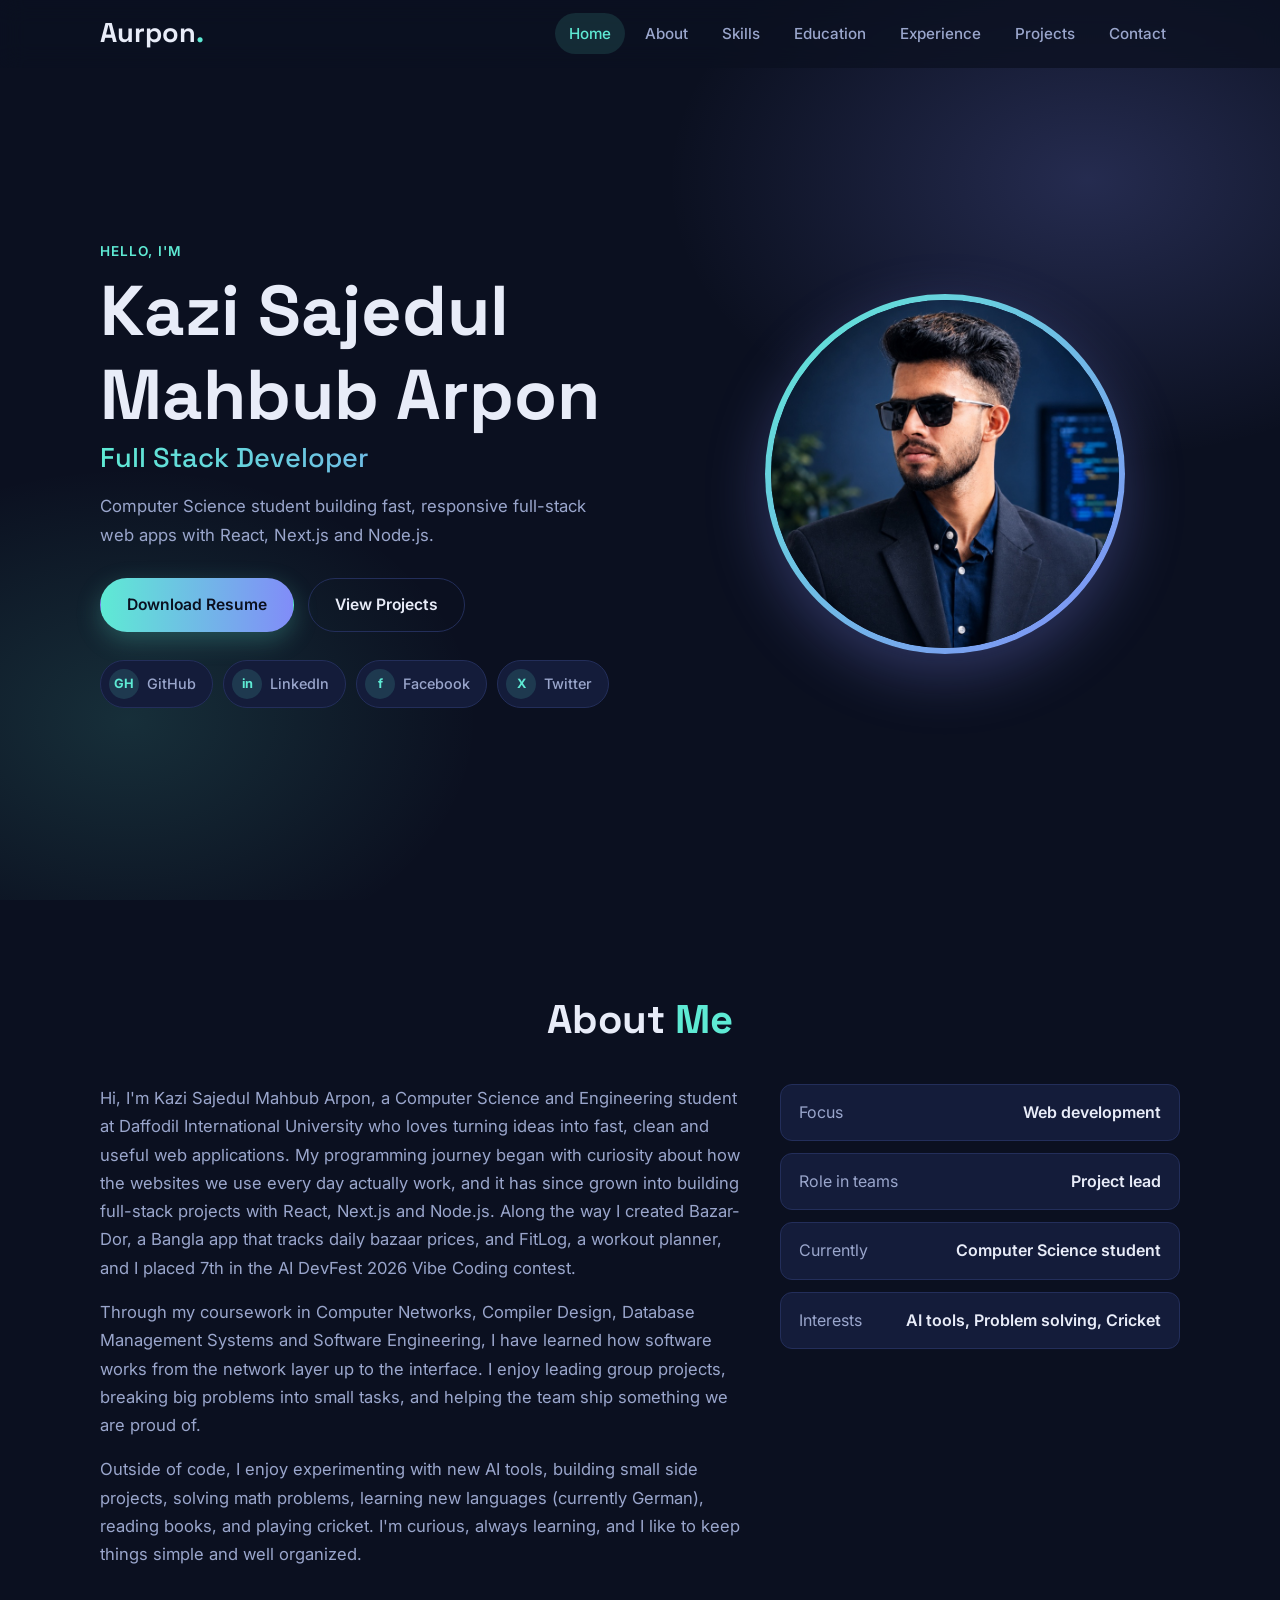
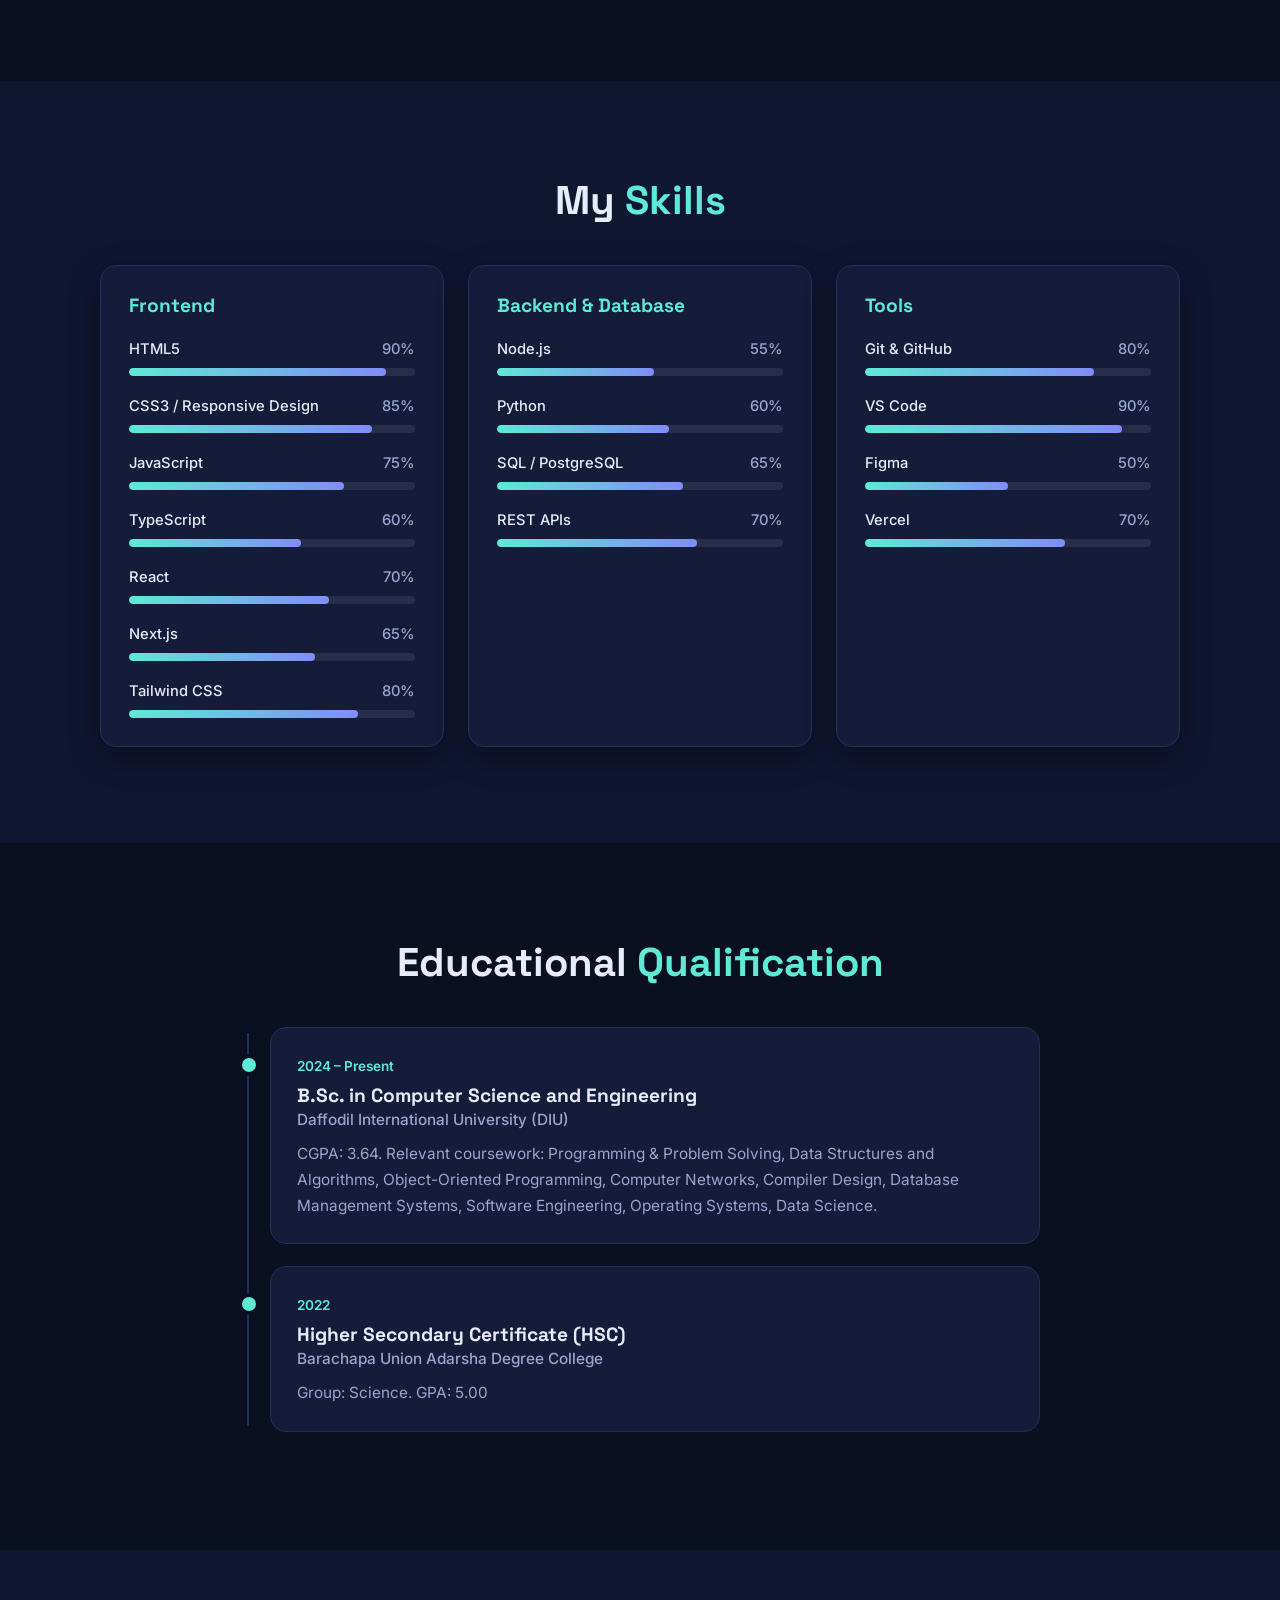
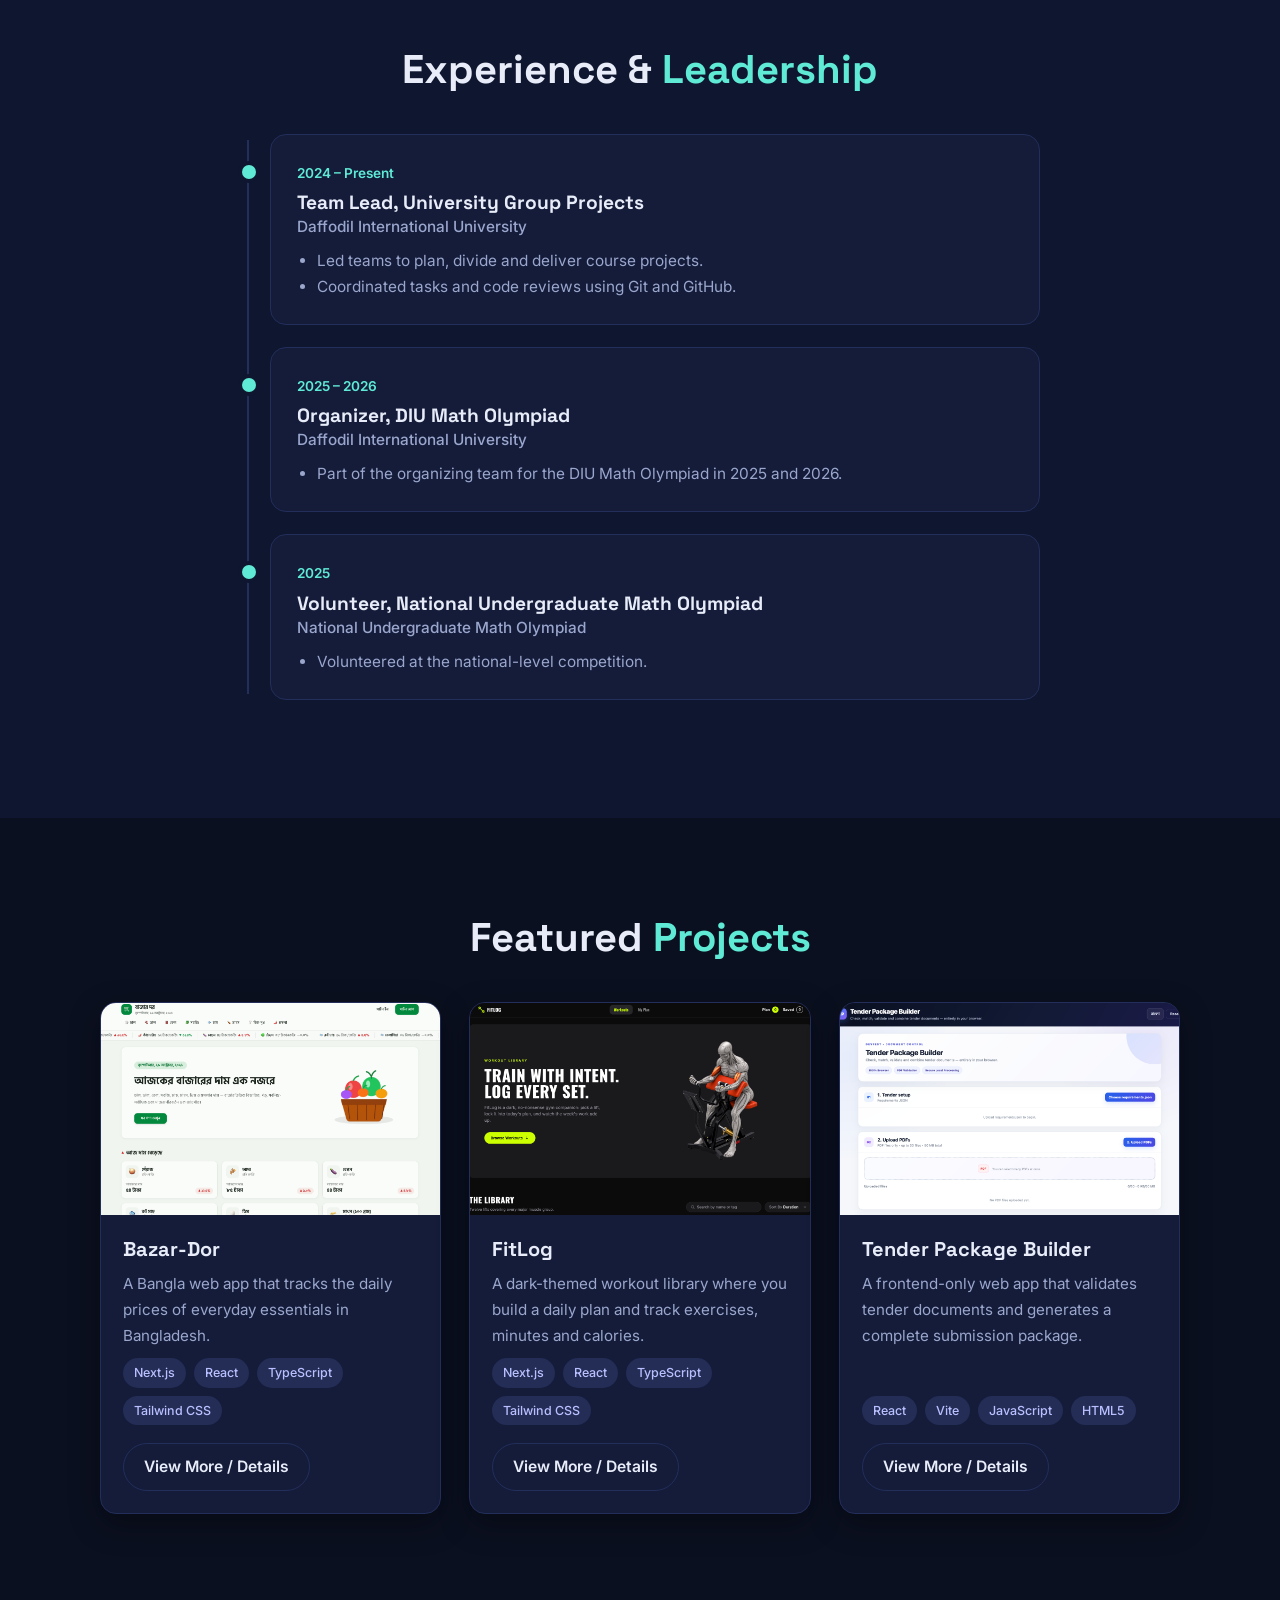
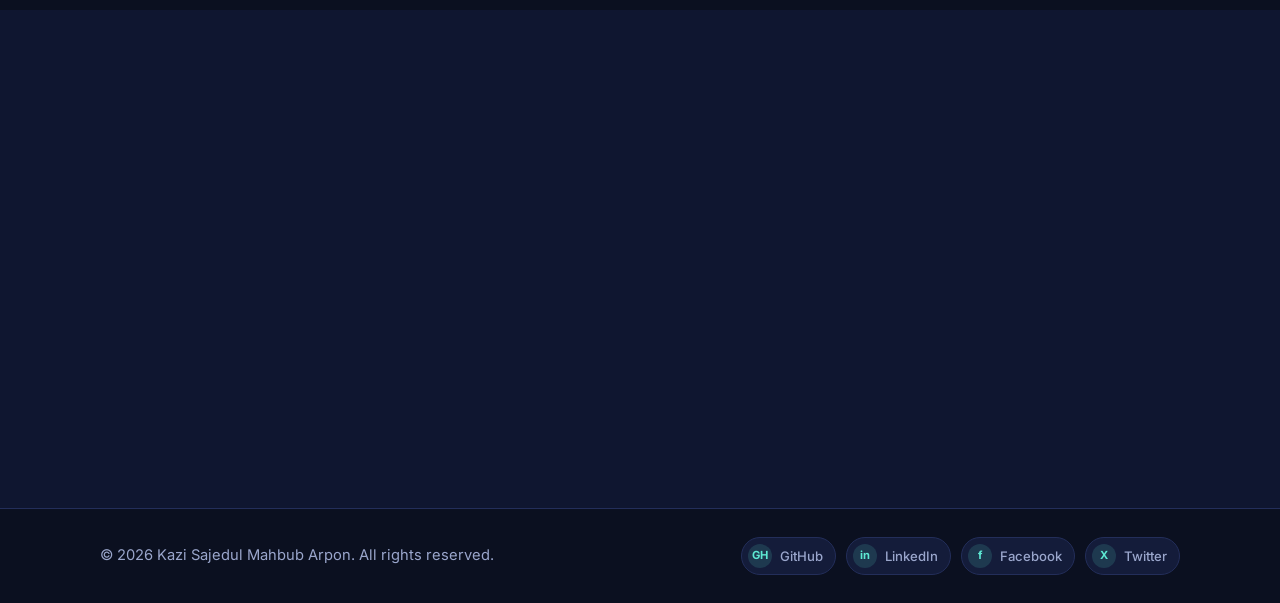
<file: index.html>
<!DOCTYPE html>
<html lang="en">
<head>
  <meta charset="UTF-8" />
  <meta name="viewport" content="width=device-width, initial-scale=1.0" />
  <title>Kazi Sajedul Mahbub Arpon | Full Stack Developer</title>
  <meta name="description" content="Portfolio of Kazi Sajedul Mahbub Arpon, Computer Science student and web developer." />
  <link rel="preconnect" href="https://fonts.googleapis.com" />
  <link rel="preconnect" href="https://fonts.gstatic.com" crossorigin />
  <link href="https://fonts.googleapis.com/css2?family=Inter:wght@400;500;600;700&family=Space+Grotesk:wght@500;700&display=swap" rel="stylesheet" />
  <link rel="preload" as="image" href="assets/aurpon.jpg" />
  <link rel="stylesheet" href="css/style.css" />
</head>
<body>

  <!-- 1. NAVBAR -->
  <header class="navbar" id="navbar">
    <div class="container nav-inner">
      <a href="#home" class="logo" id="logo">Aurpon<span>.</span></a>
      <button class="nav-toggle" id="navToggle" aria-label="Toggle navigation" aria-expanded="false" aria-controls="navLinks">
        <span></span><span></span><span></span>
      </button>
      <nav class="nav-links" id="navLinks">
        <a href="#home">Home</a>
        <a href="#about">About</a>
        <a href="#skills">Skills</a>
        <a href="#education">Education</a>
        <a href="#experience" id="navExperience">Experience</a>
        <a href="#projects">Projects</a>
        <a href="#contact">Contact</a>
      </nav>
    </div>
  </header>

  <main>
    <!-- 2, 3, 4. HERO: designation, photo, resume button, social links -->
    <section class="hero" id="home">
      <div class="container hero-inner">
        <div class="hero-text reveal">
          <p class="eyebrow">Hello, I'm</p>
          <h1 id="heroName"></h1>
          <h2 class="designation" id="heroDesignation"></h2>
          <p class="tagline" id="heroTagline"></p>
          <div class="hero-actions">
            <a class="btn btn-primary" id="resumeBtn" href="assets/resume.pdf" target="_blank" rel="noopener" download>Download Resume</a>
            <a class="btn btn-ghost" href="#projects">View Projects</a>
          </div>
          <div class="socials" id="heroSocials" aria-label="Social links"></div>
        </div>
        <div class="hero-photo reveal">
          <div class="photo-frame"><div class="photo-clip"><img id="heroPhoto" src="assets/aurpon.jpg" width="800" height="800" fetchpriority="high" alt="Portrait of Kazi Sajedul Mahbub Arpon" /></div></div>
        </div>
      </div>
    </section>

    <!-- 5. ABOUT -->
    <section class="section" id="about">
      <div class="container">
        <h2 class="section-title reveal">About <span>Me</span></h2>
        <div class="about-grid">
          <div class="about-text reveal" id="aboutText"></div>
          <ul class="facts reveal" id="aboutFacts"></ul>
        </div>
      </div>
    </section>

    <!-- 6. SKILLS -->
    <section class="section alt" id="skills">
      <div class="container">
        <h2 class="section-title reveal">My <span>Skills</span></h2>
        <div class="skills-grid" id="skillsGrid"></div>
      </div>
    </section>

    <!-- 7. EDUCATION -->
    <section class="section" id="education">
      <div class="container">
        <h2 class="section-title reveal">Educational <span>Qualification</span></h2>
        <div class="timeline" id="educationList"></div>
      </div>
    </section>

    <!-- 8. EXPERIENCE -->
    <section class="section alt" id="experience">
      <div class="container">
        <h2 class="section-title reveal">Experience &amp; <span>Leadership</span></h2>
        <div class="timeline" id="experienceList"></div>
      </div>
    </section>

    <!-- 9. PROJECTS -->
    <section class="section" id="projects">
      <div class="container">
        <h2 class="section-title reveal">Featured <span>Projects</span></h2>
        <div class="projects-grid" id="projectsGrid"></div>
      </div>
    </section>

    <!-- 10. CONTACT -->
    <section class="section alt" id="contact">
      <div class="container">
        <h2 class="section-title reveal">Get In <span>Touch</span></h2>
        <p class="section-sub reveal">Have a question or want to work together? Reach out directly.</p>
        <div class="contact-grid" id="contactGrid"></div>
      </div>
    </section>
  </main>

  <!-- 11. FOOTER -->
  <footer class="footer">
    <div class="container footer-inner">
      <p>&copy; <span id="year"></span> <span id="footerName"></span>. All rights reserved.</p>
      <div class="socials small" id="footerSocials"></div>
    </div>
  </footer>

  <script src="js/data.js"></script>
  <script src="js/main.js"></script>
</body>
</html>
</file>
<file: css/style.css>
/* ---------- Theme ---------- */
:root {
  --bg: #0b1020;
  --bg-alt: #0f1630;
  --card: #141c3a;
  --card-border: #232e5a;
  --text: #e8ecf8;
  --muted: #9aa6cc;
  --accent: #5eead4;
  --accent-2: #818cf8;
  --radius: 16px;
  --shadow: 0 10px 30px rgba(0, 0, 0, 0.35);
  --nav-h: 68px;
}

* { box-sizing: border-box; margin: 0; padding: 0; }
html { scroll-behavior: smooth; scroll-padding-top: var(--nav-h); }
body {
  font-family: "Inter", system-ui, -apple-system, "Segoe UI", sans-serif;
  background: var(--bg);
  color: var(--text);
  line-height: 1.7;
  -webkit-font-smoothing: antialiased;
}
img { max-width: 100%; display: block; }
a { color: inherit; text-decoration: none; }
ul { list-style: none; }

.container { width: 100%; max-width: 1120px; margin: 0 auto; padding: 0 20px; }
.section { padding: 96px 0; }
.section.alt { background: var(--bg-alt); }

h1, h2, h3 { font-family: "Space Grotesk", "Inter", sans-serif; line-height: 1.2; }
.section-title { font-size: clamp(1.8rem, 4vw, 2.5rem); margin-bottom: 40px; text-align: center; }
.section-title span { color: var(--accent); }
.section-sub { text-align: center; color: var(--muted); margin: -24px auto 40px; max-width: 560px; }

/* ---------- Navbar ---------- */
.navbar {
  position: fixed; top: 0; left: 0; right: 0; height: var(--nav-h); z-index: 100;
  background: rgba(11, 16, 32, 0.75); backdrop-filter: blur(12px);
  border-bottom: 1px solid transparent; transition: border-color .3s, background .3s;
}
.navbar.scrolled { border-bottom-color: var(--card-border); background: rgba(11, 16, 32, 0.92); }
.nav-inner { height: 100%; display: flex; align-items: center; justify-content: space-between; }
.logo { font-family: "Space Grotesk", sans-serif; font-size: 1.7rem; font-weight: 700; }
.logo span { color: var(--accent); }
.nav-links { display: flex; gap: 6px; }
.nav-links a {
  padding: 8px 14px; border-radius: 999px; color: var(--muted); font-weight: 500; font-size: .95rem;
  transition: color .2s, background .2s;
}
.nav-links a:hover, .nav-links a.active { color: var(--text); background: rgba(94, 234, 212, 0.12); }
.nav-links a.active { color: var(--accent); }

.nav-toggle { display: none; background: none; border: 0; cursor: pointer; width: 42px; height: 42px; padding: 10px; }
.nav-toggle span { display: block; height: 2px; background: var(--text); margin: 6px 0; border-radius: 2px; transition: transform .3s, opacity .3s; }
.nav-toggle.open span:nth-child(1) { transform: translateY(8px) rotate(45deg); }
.nav-toggle.open span:nth-child(2) { opacity: 0; }
.nav-toggle.open span:nth-child(3) { transform: translateY(-8px) rotate(-45deg); }

/* ---------- Hero ---------- */
.hero {
  min-height: 100vh; display: flex; align-items: center; padding: calc(var(--nav-h) + 40px) 0 60px;
  background:
    radial-gradient(600px 400px at 85% 20%, rgba(129, 140, 248, 0.22), transparent 70%),
    radial-gradient(500px 360px at 10% 80%, rgba(94, 234, 212, 0.14), transparent 70%),
    var(--bg);
}
.hero-inner { display: grid; grid-template-columns: 1.2fr 1fr; gap: 48px; align-items: center; }
.eyebrow { color: var(--accent); font-weight: 600; letter-spacing: .08em; text-transform: uppercase; font-size: .85rem; }
.hero h1 { font-size: clamp(2.6rem, 7vw, 4.4rem); margin: 6px 0 4px; }
.designation {
  font-size: clamp(1.2rem, 3vw, 1.7rem); font-weight: 500;
  background: linear-gradient(90deg, var(--accent), var(--accent-2)); -webkit-background-clip: text; background-clip: text; color: transparent;
}
.tagline { color: var(--muted); max-width: 520px; margin: 18px 0 28px; font-size: 1.05rem; }
.hero-actions { display: flex; flex-wrap: wrap; gap: 14px; margin-bottom: 28px; }

.btn {
  display: inline-flex; align-items: center; justify-content: center; gap: 8px;
  padding: 13px 26px; border-radius: 999px; font-weight: 600; font-size: .98rem; cursor: pointer;
  border: 1.5px solid transparent; transition: transform .2s, box-shadow .2s, background .2s, color .2s;
}
.btn:hover { transform: translateY(-2px); }
.btn-primary { background: linear-gradient(90deg, var(--accent), var(--accent-2)); color: #0b1020; box-shadow: 0 8px 24px rgba(94, 234, 212, 0.25); }
.btn-ghost { border-color: var(--card-border); color: var(--text); }
.btn-ghost:hover { border-color: var(--accent); color: var(--accent); }

.socials { display: flex; flex-wrap: wrap; gap: 10px; }
.social-btn {
  display: inline-flex; align-items: center; gap: 8px; padding: 8px 16px 8px 8px; border-radius: 999px;
  background: var(--card); border: 1px solid var(--card-border); font-size: .9rem; font-weight: 500; color: var(--muted);
  transition: color .2s, border-color .2s, transform .2s;
}
.social-btn b {
  display: inline-grid; place-items: center; width: 30px; height: 30px; border-radius: 50%;
  background: rgba(94, 234, 212, 0.14); color: var(--accent); font-size: .8rem;
}
.social-btn:hover { color: var(--text); border-color: var(--accent); transform: translateY(-2px); }
.socials.small .social-btn { padding: 6px 12px 6px 6px; font-size: .82rem; }
.socials.small .social-btn b { width: 24px; height: 24px; font-size: .7rem; }

.hero-photo { display: grid; place-items: center; }
.photo-frame {
  width: min(360px, 78vw); aspect-ratio: 1; border-radius: 50%; padding: 6px;
  background: linear-gradient(135deg, var(--accent), var(--accent-2)); box-shadow: 0 20px 60px rgba(129, 140, 248, 0.3);
}
.photo-clip { width: 100%; height: 100%; border-radius: 50%; overflow: hidden; background: var(--card); }
.photo-frame img {
  width: 100%; height: 100%; object-fit: cover;
  transform: scale(1.3); transform-origin: 50% 45%;
}

/* ---------- About ---------- */
.about-grid { display: grid; grid-template-columns: 1.6fr 1fr; gap: 40px; align-items: start; }
.about-text p { color: var(--muted); margin-bottom: 16px; font-size: 1.04rem; }
.facts { display: grid; gap: 12px; }
.facts li {
  background: var(--card); border: 1px solid var(--card-border); border-radius: 12px; padding: 14px 18px;
  display: flex; justify-content: space-between; gap: 12px;
}
.facts li span:first-child { color: var(--muted); }
.facts li span:last-child { font-weight: 600; text-align: right; }

/* ---------- Skills ---------- */
.skills-grid { display: grid; grid-template-columns: repeat(auto-fit, minmax(290px, 1fr)); gap: 24px; }
.skill-card { background: var(--card); border: 1px solid var(--card-border); border-radius: var(--radius); padding: 28px; box-shadow: var(--shadow); }
.skill-card h3 { margin-bottom: 20px; font-size: 1.2rem; color: var(--accent); }
.skill { margin-bottom: 18px; }
.skill:last-child { margin-bottom: 0; }
.skill-head { display: flex; justify-content: space-between; font-size: .92rem; margin-bottom: 6px; font-weight: 500; }
.skill-head span:last-child { color: var(--muted); }
.bar { height: 8px; background: rgba(255, 255, 255, 0.08); border-radius: 999px; overflow: hidden; }
.bar-fill { height: 100%; width: 0; border-radius: 999px; background: linear-gradient(90deg, var(--accent), var(--accent-2)); transition: width 1.2s cubic-bezier(.2, .8, .2, 1); }

/* ---------- Timeline (education / experience) ---------- */
.timeline { max-width: 800px; margin: 0 auto; position: relative; padding-left: 30px; }
.timeline::before { content: ""; position: absolute; left: 7px; top: 6px; bottom: 6px; width: 2px; background: var(--card-border); }
.t-item { position: relative; background: var(--card); border: 1px solid var(--card-border); border-radius: var(--radius); padding: 24px 26px; margin-bottom: 22px; }
.t-item::before {
  content: ""; position: absolute; left: -29px; top: 30px; width: 14px; height: 14px; border-radius: 50%;
  background: var(--accent); box-shadow: 0 0 0 4px var(--bg);
}
.section.alt .t-item::before { box-shadow: 0 0 0 4px var(--bg-alt); }
.t-period { display: inline-block; color: var(--accent); font-size: .85rem; font-weight: 600; margin-bottom: 6px; }
.t-item h3 { font-size: 1.2rem; }
.t-org { color: var(--muted); font-weight: 500; margin-bottom: 8px; }
.t-item p { color: var(--muted); font-size: .96rem; }
.t-item ul { list-style: disc; padding-left: 20px; color: var(--muted); font-size: .96rem; }

/* ---------- Projects ---------- */
.projects-grid { display: grid; grid-template-columns: repeat(auto-fit, minmax(300px, 1fr)); gap: 28px; }
.project-card {
  background: var(--card); border: 1px solid var(--card-border); border-radius: var(--radius); overflow: hidden;
  display: flex; flex-direction: column; box-shadow: var(--shadow); transition: transform .25s, border-color .25s;
}
.project-card:hover { transform: translateY(-6px); border-color: var(--accent); }
.project-card img { width: 100%; aspect-ratio: 16 / 10; object-fit: cover; background: var(--bg-alt); }
.project-body { padding: 22px; display: flex; flex-direction: column; gap: 10px; flex: 1; }
.project-body h3 { font-size: 1.25rem; }
.project-body p { color: var(--muted); font-size: .95rem; flex: 1; }
.tags { display: flex; flex-wrap: wrap; gap: 8px; }
.tag { font-size: .78rem; padding: 4px 11px; border-radius: 999px; background: rgba(129, 140, 248, 0.15); color: #b9c0ff; font-weight: 500; }
.project-body .btn { margin-top: 8px; padding: 10px 20px; align-self: flex-start; }

/* ---------- Contact ---------- */
.contact-grid { display: grid; grid-template-columns: repeat(auto-fit, minmax(240px, 1fr)); gap: 22px; max-width: 900px; margin: 0 auto; }
.contact-card {
  background: var(--card); border: 1px solid var(--card-border); border-radius: var(--radius); padding: 28px 22px; text-align: center;
  transition: transform .25s, border-color .25s; word-break: break-word;
}
.contact-card:hover { transform: translateY(-5px); border-color: var(--accent); }
.contact-card .ic {
  width: 52px; height: 52px; margin: 0 auto 14px; border-radius: 50%; display: grid; place-items: center;
  background: rgba(94, 234, 212, 0.14); color: var(--accent); font-size: 1.3rem; font-weight: 700;
}
.contact-card h3 { font-size: 1.05rem; margin-bottom: 4px; }
.contact-card p { color: var(--muted); font-size: .95rem; }

/* ---------- Footer ---------- */
.footer { border-top: 1px solid var(--card-border); padding: 28px 0; background: var(--bg); }
.footer-inner { display: flex; justify-content: space-between; align-items: center; flex-wrap: wrap; gap: 14px; color: var(--muted); font-size: .92rem; }

/* ---------- Project detail page ---------- */
.detail { padding: calc(var(--nav-h) + 40px) 0 80px; min-height: 80vh; }
.back-link { display: inline-block; color: var(--accent); font-weight: 600; margin-bottom: 22px; }
.back-link:hover { text-decoration: underline; }
.detail h1 { font-size: clamp(2rem, 5vw, 3rem); margin-bottom: 10px; }
.detail-cover { width: 100%; max-height: 460px; object-fit: cover; border-radius: var(--radius); border: 1px solid var(--card-border); margin: 24px 0; background: var(--card); }
.detail-actions { display: flex; flex-wrap: wrap; gap: 14px; margin: 18px 0 6px; }
.detail-grid { display: grid; gap: 22px; margin-top: 28px; }
.detail-block { background: var(--card); border: 1px solid var(--card-border); border-radius: var(--radius); padding: 26px; }
.detail-block h2 { font-size: 1.25rem; color: var(--accent); margin-bottom: 12px; }
.detail-block p { color: var(--muted); }
.detail-block ul { list-style: disc; padding-left: 22px; color: var(--muted); }
.detail-block li { margin-bottom: 6px; }

/* ---------- Reveal animation ---------- */
.reveal { opacity: 0; transform: translateY(24px); transition: opacity .7s ease, transform .7s ease; }
.reveal.visible { opacity: 1; transform: none; }
@media (prefers-reduced-motion: reduce) {
  html { scroll-behavior: auto; }
  .reveal { opacity: 1; transform: none; transition: none; }
  .bar-fill { transition: none; }
}

/* ---------- Responsive ---------- */
@media (max-width: 900px) {
  .hero-inner { grid-template-columns: 1fr; text-align: center; }
  .hero-photo { order: -1; }
  .tagline { margin-left: auto; margin-right: auto; }
  .hero-actions, .socials { justify-content: center; }
  .about-grid { grid-template-columns: 1fr; }
}

@media (max-width: 768px) {
  .section { padding: 72px 0; }
  .nav-toggle { display: block; }
  .nav-links {
    position: absolute; top: var(--nav-h); left: 0; right: 0; flex-direction: column; gap: 0;
    background: rgba(11, 16, 32, 0.98); border-bottom: 1px solid var(--card-border);
    max-height: 0; overflow: hidden; transition: max-height .35s ease;
  }
  .nav-links.open { max-height: 480px; }
  .nav-links a { padding: 16px 24px; border-radius: 0; }
  .footer-inner { justify-content: center; text-align: center; }
}

@media (max-width: 480px) {
  .timeline { padding-left: 24px; }
  .t-item { padding: 20px; }
  .t-item::before { left: -23px; }
  .btn { width: 100%; }
  .detail-actions .btn { width: 100%; }
}
</file>
